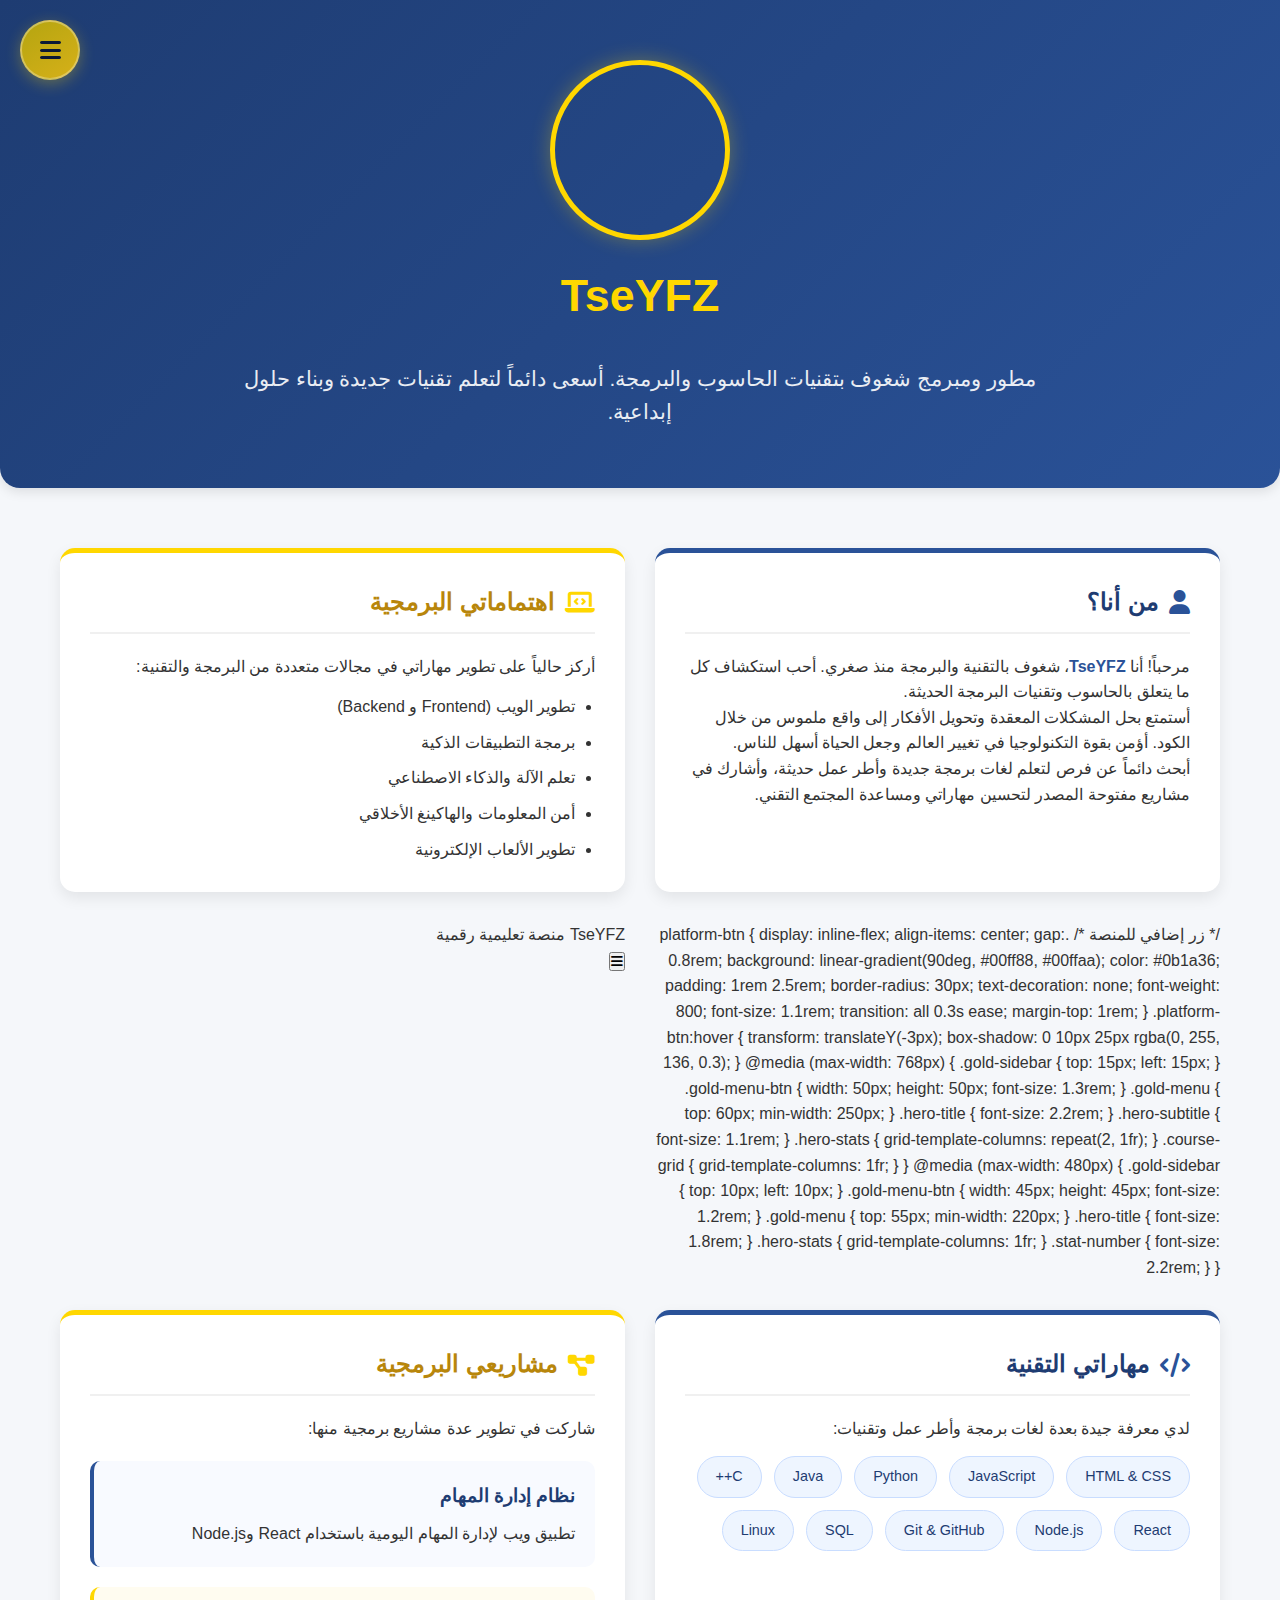
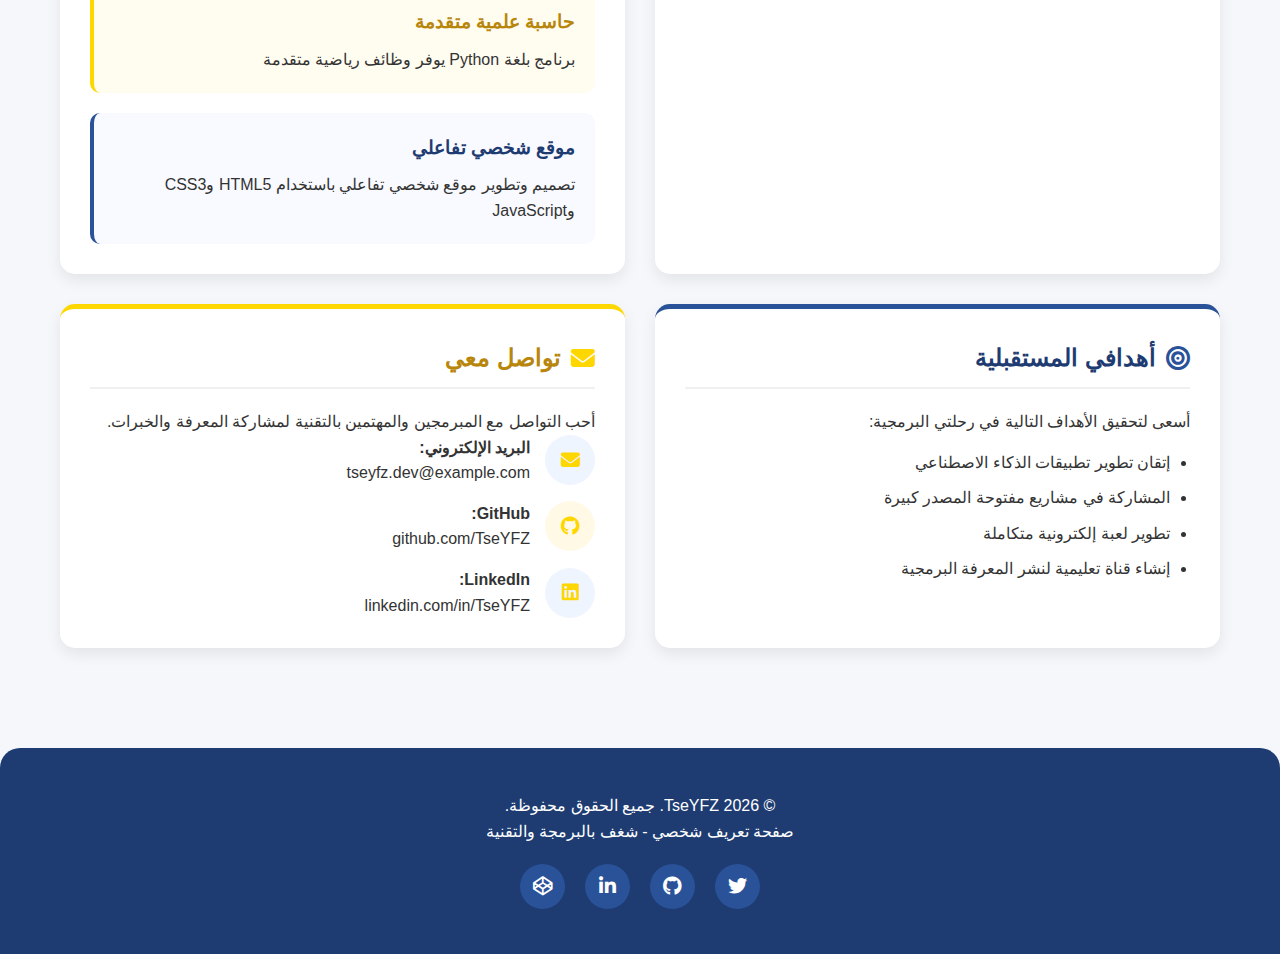
<file: about.html>
<!DOCTYPE html>
<html lang="ar" dir="rtl">
<head>
    <meta charset="UTF-8">
    <meta name="viewport" content="width=device-width, initial-scale=1.0">
    <title>تعريف شخصي - TseYFZ</title>
    <link rel="stylesheet" href="https://cdnjs.cloudflare.com/ajax/libs/font-awesome/6.4.0/css/all.min.css">
    <style>
        
        /* أنماط القائمة الذهبية في أعلى اليسار */
        .gold-sidebar {
            position: fixed;
            top: 20px;
            left: 20px;
            z-index: 1000;
        }
        
        .gold-menu-btn {
            width: 60px;
            height: 60px;
            border-radius: 50%;
            background: linear-gradient(145deg, rgb(181, 165, 16), #d6b019);
            border: 2px solid rgba(255, 255, 255, 0.3);
            color: #0b1a36;
            font-size: 1.5rem;
            cursor: pointer;
            display: flex;
            align-items: center;
            justify-content: center;
            transition: all 0.3s ease;
            box-shadow: 0 4px 15px rgba(255, 215, 0, 0.3);
            position: relative;
        }
        
        .gold-menu-btn:hover {
            transform: scale(1.1) rotate(15deg);
            box-shadow: 0 6px 20px rgba(255, 255, 255, 0.5);
        }
        
        .gold-menu-btn.active {
            transform: rotate(45deg);
            background: linear-gradient(145deg, #0b1a36, #132b54);
            color: rgb(255, 254, 251);
        }
        
        .gold-menu {
            position: absolute;
            top: 70px;
            left: 0;
            background: linear-gradient(135deg, rgba(255, 215, 0, 0.95), rgba(255, 215, 0, 0.85));
            backdrop-filter: blur(10px);
            border-radius: 15px;
            padding: 15px;
            min-width: 280px;
            box-shadow: 0 10px 30px rgba(0, 0, 0, 0.2);
            display: none;
            border: 1px solid rgba(255, 255, 255, 0.2);
        }
        
        .gold-menu.active {
            display: block;
            animation: fadeInDown 0.3s ease;
        }
        
        @keyframes fadeInDown {
            from {
                opacity: 0;
                transform: translateY(-20px);
            }
            to {
                opacity: 1;
                transform: translateY(0);
            }
        }
        
        .gold-menu-header {
            padding: 10px 15px;
            font-weight: bold;
            color: #0b1a36;
            font-size: 1rem;
            border-bottom: 2px solid rgba(11, 26, 54, 0.2);
            margin-bottom: 10px;
            display: flex;
            align-items: center;
            gap: 10px;
        }
        
        .gold-menu-item {
            display: flex;
            align-items: center;
            gap: 12px;
            padding: 12px 15px;
            color: #0b1a36;
            text-decoration: none;
            border-radius: 10px;
            transition: all 0.3s ease;
            margin-bottom: 5px;
            font-weight: 600;
        }
        
        .gold-menu-item:hover {
            background: rgba(255, 255, 255, 0.3);
            transform: translateX(5px);
        }
        
        .gold-menu-item i {
            width: 20px;
            text-align: center;
            color: #0b1a36;
        }
        
        .gold-menu-divider {
            height: 1px;
            background: rgba(11, 26, 54, 0.2);
            margin: 8px 0;
        }
        * {
            margin: 0;
            padding: 0;
            box-sizing: border-box;
            font-family: 'Segoe UI', Tahoma, Geneva, Verdana, sans-serif;
        }
        
        body {
            background-color: #f5f7fa;
            color: #333;
            line-height: 1.6;
        }
        
        .container {
            max-width: 1200px;
            margin: 0 auto;
            padding: 20px;
        }
        
        header {
            background: linear-gradient(135deg, #1e3c72 0%, #2a5298 100%);
            color: white;
            padding: 40px 0;
            text-align: center;
            border-radius: 0 0 20px 20px;
            box-shadow: 0 4px 12px rgba(0, 0, 0, 0.1);
            margin-bottom: 40px;
        }
        
        .header-content {
            display: flex;
            flex-direction: column;
            align-items: center;
            gap: 20px;
        }
        
        .profile-img {
            width: 180px;
            height: 180px;
            border-radius: 50%;
            border: 5px solid #FFD700;
            object-fit: cover;
            box-shadow: 0 0 20px rgba(255, 215, 0, 0.3);
        }
        
        h1 {
            font-size: 2.8rem;
            margin-bottom: 10px;
            color: #FFD700;
        }
        
        .tagline {
            font-size: 1.3rem;
            opacity: 0.9;
            max-width: 800px;
            margin: 0 auto;
        }
        
        .main-content {
            display: grid;
            grid-template-columns: 1fr 1fr;
            gap: 30px;
            margin-bottom: 40px;
        }
        
        .card {
            background-color: white;
            border-radius: 15px;
            padding: 30px;
            box-shadow: 0 6px 15px rgba(0, 0, 0, 0.08);
            transition: transform 0.3s ease;
            border-top: 5px solid #2a5298;
        }
        
        .card:hover {
            transform: translateY(-5px);
        }
        
        .card.yellow-border {
            border-top-color: #FFD700;
        }
        
        .card h2 {
            color: #1e3c72;
            margin-bottom: 20px;
            padding-bottom: 10px;
            border-bottom: 2px solid #f0f0f0;
            display: flex;
            align-items: center;
            gap: 10px;
        }
        
        .card.yellow-border h2 {
            color: #b8860b;
        }
        
        .card i {
            color: #2a5298;
        }
        
        .card.yellow-border i {
            color: #FFD700;
        }
        
        .skills-list {
            display: flex;
            flex-wrap: wrap;
            gap: 12px;
            margin-top: 15px;
        }
        
        .skill {
            background-color: #eef5ff;
            padding: 8px 18px;
            border-radius: 50px;
            font-size: 0.9rem;
            color: #1e3c72;
            border: 1px solid #c9ddff;
        }
        
        .skill.yellow {
            background-color: #fff9e6;
            color: #b8860b;
            border: 1px solid #ffeaa7;
        }
        
        .contact-info {
            display: flex;
            flex-direction: column;
            gap: 15px;
        }
        
        .contact-item {
            display: flex;
            align-items: center;
            gap: 15px;
        }
        
        .contact-icon {
            background-color: #eef5ff;
            width: 50px;
            height: 50px;
            border-radius: 50%;
            display: flex;
            align-items: center;
            justify-content: center;
            color: #2a5298;
            font-size: 1.2rem;
        }
        
        .contact-icon.yellow {
            background-color: #fff9e6;
            color: #b8860b;
        }
        
        .projects {
            display: grid;
            grid-template-columns: repeat(auto-fill, minmax(280px, 1fr));
            gap: 20px;
            margin-top: 20px;
        }
        
        .project {
            background-color: #f8faff;
            border-radius: 10px;
            padding: 20px;
            border-left: 4px solid #2a5298;
        }
        
        .project.yellow {
            background-color: #fffcf0;
            border-left: 4px solid #FFD700;
        }
        
        .project h3 {
            color: #1e3c72;
            margin-bottom: 10px;
        }
        
        .project.yellow h3 {
            color: #b8860b;
        }
        
        footer {
            background-color: #1e3c72;
            color: white;
            text-align: center;
            padding: 25px;
            border-radius: 20px 20px 0 0;
            margin-top: 40px;
        }
        
        .social-links {
            display: flex;
            justify-content: center;
            gap: 20px;
            margin-top: 20px;
        }
        
        .social-icon {
            width: 45px;
            height: 45px;
            border-radius: 50%;
            background-color: #2a5298;
            display: flex;
            align-items: center;
            justify-content: center;
            color: white;
            font-size: 1.2rem;
            transition: all 0.3s ease;
            text-decoration: none;
        }
        
        .social-icon:hover {
            background-color: #FFD700;
            color: #1e3c72;
            transform: scale(1.1);
        }
        
        @media (max-width: 768px) {
            .main-content {
                grid-template-columns: 1fr;
            }
            
            h1 {
                font-size: 2.2rem;
            }
            
            .tagline {
                font-size: 1.1rem;
                padding: 0 15px;
            }
        }
        
        .highlight {
            color: #2a5298;
            font-weight: bold;
        }
        
        .highlight-yellow {
            color: #FFD700;
            font-weight: bold;
        }
    </style>
</head>
<body>
    <header>
        <div class="container">
            <div class="header-content">
                <!-- صورة رمزية بدلاً من صورة حقيقية -->
                <div class="profile-img" style="background-image: url('https://i.postimg.cc/7PXhGVvY/Gemini-Generated-Image-ccqqjyccqqjyccqq-(1).png'); 
            background-size: cover; 
            background-position: center; 
            display: flex; 
            align-items: center; 
            justify-content: center; 
            color: #FFD700; 
            font-size: 3rem;">
    <!-- يمكنك إزالة الأيقونة إذا كانت الصورة واضحة -->
    <!-- <i class="fas fa-user"></i> -->
</div>
                <h1>TseYFZ</h1>
                <p class="tagline">مطور ومبرمج شغوف بتقنيات الحاسوب والبرمجة. أسعى دائماً لتعلم تقنيات جديدة وبناء حلول إبداعية.</p>
            </div>
        </div>
    </header>
    
    <div class="container">
        <div class="main-content">
            <!-- قسم التعريف الشخصي -->
            <div class="card">
                <h2><i class="fas fa-user"></i> من أنا؟</h2>
                <p>مرحباً! أنا <span class="highlight">TseYFZ</span>، شغوف بالتقنية والبرمجة منذ صغري. أحب استكشاف كل ما يتعلق بالحاسوب وتقنيات البرمجة الحديثة.</p>
                <p>أستمتع بحل المشكلات المعقدة وتحويل الأفكار إلى واقع ملموس من خلال الكود. أؤمن بقوة التكنولوجيا في تغيير العالم وجعل الحياة أسهل للناس.</p>
                <p>أبحث دائماً عن فرص لتعلم لغات برمجة جديدة وأطر عمل حديثة، وأشارك في مشاريع مفتوحة المصدر لتحسين مهاراتي ومساعدة المجتمع التقني.</p>
            </div>
            
            <!-- قسم الاهتمامات والهوايات -->
            <div class="card yellow-border">
                <h2><i class="fas fa-laptop-code"></i> اهتماماتي البرمجية</h2>
                <p>أركز حالياً على تطوير مهاراتي في مجالات متعددة من البرمجة والتقنية:</p>
                <ul style="padding-right: 20px; margin-top: 15px;">
                    <li style="margin-bottom: 10px;">تطوير الويب (Frontend و Backend)</li>
                    <li style="margin-bottom: 10px;">برمجة التطبيقات الذكية</li>
                    <li style="margin-bottom: 10px;">تعلم الآلة والذكاء الاصطناعي</li>
                    <li style="margin-bottom: 10px;">أمن المعلومات والهاكينغ الأخلاقي</li>
                    <li>تطوير الألعاب الإلكترونية</li>
                </ul>
            </div>
          
                    
                  /* زر إضافي للمنصة */
        .platform-btn {
            display: inline-flex;
            align-items: center;
            gap: 0.8rem;
            background: linear-gradient(90deg, #00ff88, #00ffaa);
            color: #0b1a36;
            padding: 1rem 2.5rem;
            border-radius: 30px;
            text-decoration: none;
            font-weight: 800;
            font-size: 1.1rem;
            transition: all 0.3s ease;
            margin-top: 1rem;
        }
        
        .platform-btn:hover {
            transform: translateY(-3px);
            box-shadow: 0 10px 25px rgba(0, 255, 136, 0.3);
        }
        
        @media (max-width: 768px) {
            .gold-sidebar {
                top: 15px;
                left: 15px;
            }
            
            .gold-menu-btn {
                width: 50px;
                height: 50px;
                font-size: 1.3rem;
            }
            
            .gold-menu {
                top: 60px;
                min-width: 250px;
            }
            
            .hero-title {
                font-size: 2.2rem;
            }
            
            .hero-subtitle {
                font-size: 1.1rem;
            }
            
            .hero-stats {
                grid-template-columns: repeat(2, 1fr);
            }
            
            .course-grid {
                grid-template-columns: 1fr;
            }
        }
        
        @media (max-width: 480px) {
            .gold-sidebar {
                top: 10px;
                left: 10px;
            }
            
            .gold-menu-btn {
                width: 45px;
                height: 45px;
                font-size: 1.2rem;
            }
            
            .gold-menu {
                top: 55px;
                min-width: 220px;
            }
            
            .hero-title {
                font-size: 1.8rem;
            }
            
            .hero-stats {
                grid-template-columns: 1fr;
            }
            
            .stat-number {
                font-size: 2.2rem;
            }
        }
    </style>
</head>
<body class="home">

    <!-- شريط التنقل -->
    <div class="toolbar" role="region" aria-label="شريط التنقل">
        <div class="toolbar-inner">
            <div class="toolbar-left">
                <div class="brand">
                    <span class="brand-name">TseYFZ</span>
                    <span class="brand-tag">منصة تعليمية رقمية</span>
                </div>
            </div>

            <div class="toolbar-center">
                <nav class="nav-links">
                    
                    <!-- القائمة الذهبية في أعلى اليسار -->
    <div class="gold-sidebar">
        <button class="gold-menu-btn" id="goldMenuBtn">
            <i class="fas fa-bars"></i>
        </button>
        
        <div class="gold-menu" id="goldMenu">
            <div class="gold-menu-header">
                <i class="fas fa-crown"></i> قائمة سريعة
            </div>
            
            <a href="index.html" class="gold-menu-item">
                <i class="fas fa-home"></i>
                الصفحة الرئيسية
            </a>
            
            <a href="about.html" class="gold-menu-item">
                <i class="fas fa-user"></i>
                صفحتي الشخصية
            </a>
            
            <a href="learning.html" class="gold-menu-item">
                <i class="fas fa-graduation-cap"></i>
                تعلم البرمجة
            </a>
            
            <a href="portfolio.html" class="gold-menu-item">
                <i class="fas fa-briefcase"></i>
                أعمالي
            </a>
            
            <div class="gold-menu-divider"></div>
            
            <div class="gold-menu-header">
                <i class="fas fa-book"></i> الدورات التعليمية
            </div>
            
            <a href="#html-course" class="gold-menu-item">
                <i class="fab fa-html5"></i>
                دورة HTML
            </a>
            
            <a href="#css-course" class="gold-menu-item">
                <i class="fab fa-css3-alt"></i>
                دورة CSS
            </a>
            
            <a href="#security-courses" class="gold-menu-item">
                <i class="fas fa-shield-alt"></i>
                الأمن السيبراني
            </a>
            
            <div class="gold-menu-divider"></div>
            
            <div class="gold-menu-header">
                <i class="fas fa-external-link-alt"></i> منصات تعلم
            </div>
            
            <a href="https://academy.hsoub.com" target="_blank" class="gold-menu-item">
                <i class="fas fa-graduation-cap"></i>
                أكاديمية حسوب
            </a>
            
            <a href="https://www.udacity.com" target="_blank" class="gold-menu-item">
                <i class="fas fa-laptop-code"></i>
                Udacity
            </a>
            
            <a href="https://www.coursera.org" target="_blank" class="gold-menu-item">
                <i class="fas fa-university"></i>
                Coursera
            </a>
      
   
                </nav>
            </div>

            <div class="toolbar-right">
                <div class="hdr-menu">
                    <button class="hdr-menu__btn" aria-haspopup="true" aria-expanded="false" title="القائمة">
                        <i class="fas fa-bars"></i>
                    </button>
                    
                    <ul class="hdr-menu__list" hidden>
                        <li><a href="index.html" class="hdr-menu__link active"><i class="fas fa-home"></i> الرئيسية</a></li>
                        <li><a href="about.html" class="hdr-menu__link"><i class="fas fa-user"></i> عني</a></li>
                        <li><a href="portfolio.html" class="hdr-menu__link"><i class="fas fa-briefcase"></i> أعمالي</a></li>
                        <li><a href="learning.html" class="hdr-menu__link"><i class="fas fa-graduation-cap"></i> تعلم البرمجة</a></li>
                        <li class="hdr-section">— الدورات —</li>
                        <li><a href="#html-course" class="hdr-menu__link"><i class="fab fa-html5"></i> دورة HTML</a></li>
                        <li><a href="#css-course" class="hdr-menu__link"><i class="fab fa-css3-alt"></i> دورة CSS</a></li>
                        <li><a href="#security-courses" class="hdr-menu__link"><i class="fas fa-shield-alt"></i> الأمن السيبراني</a></li>
                        <li class="hdr-section">— تواصل —</li>
                        <li><a href="#contact" class="hdr-menu__link"><i class="fas fa-envelope"></i> اتصل بي</a></li>
                    </ul>
                </div>
            </div>
        </div>
    </div>



            <!-- قسم المهارات التقنية -->
            <div class="card">
                <h2><i class="fas fa-code"></i> مهاراتي التقنية</h2>
                <p>لدي معرفة جيدة بعدة لغات برمجة وأطر عمل وتقنيات:</p>
                <div class="skills-list">
                    <div class="skill">HTML & CSS</div>
                    <div class="skill">JavaScript</div>
                    <div class="skill">Python</div>
                    <div class="skill">Java</div>
                    <div class="skill">C++</div>
                    <div class="skill">React</div>
                    <div class="skill">Node.js</div>
                    <div class="skill">Git & GitHub</div>
                    <div class="skill">SQL</div>
                    <div class="skill">Linux</div>
                </div>
            </div>
            
            <!-- قسم المشاريع -->
            <div class="card yellow-border">
                <h2><i class="fas fa-project-diagram"></i> مشاريعي البرمجية</h2>
                <p>شاركت في تطوير عدة مشاريع برمجية منها:</p>
                <div class="projects">
                    <div class="project">
                        <h3>نظام إدارة المهام</h3>
                        <p>تطبيق ويب لإدارة المهام اليومية باستخدام React وNode.js</p>
                    </div>
                    <div class="project yellow">
                        <h3>حاسبة علمية متقدمة</h3>
                        <p>برنامج بلغة Python يوفر وظائف رياضية متقدمة</p>
                    </div>
                    <div class="project">
                        <h3>موقع شخصي تفاعلي</h3>
                        <p>تصميم وتطوير موقع شخصي تفاعلي باستخدام HTML5 وCSS3 وJavaScript</p>
                    </div>
                </div>
            </div>
            
            <!-- قسم أهدافي المستقبلية -->
            <div class="card">
                <h2><i class="fas fa-bullseye"></i> أهدافي المستقبلية</h2>
                <p>أسعى لتحقيق الأهداف التالية في رحلتي البرمجية:</p>
                <ul style="padding-right: 20px; margin-top: 15px;">
                    <li style="margin-bottom: 10px;">إتقان تطوير تطبيقات الذكاء الاصطناعي</li>
                    <li style="margin-bottom: 10px;">المشاركة في مشاريع مفتوحة المصدر كبيرة</li>
                    <li style="margin-bottom: 10px;">تطوير لعبة إلكترونية متكاملة</li>
                    <li>إنشاء قناة تعليمية لنشر المعرفة البرمجية</li>
                </ul>
            </div>
            
            <!-- قسم التواصل -->
            <div class="card yellow-border">
                <h2><i class="fas fa-envelope"></i> تواصل معي</h2>
                <p>أحب التواصل مع المبرمجين والمهتمين بالتقنية لمشاركة المعرفة والخبرات.</p>
                <div class="contact-info">
                    <div class="contact-item">
                        <div class="contact-icon">
                            <i class="fas fa-envelope"></i>
                        </div>
                        <div>
                            <strong>البريد الإلكتروني:</strong><br>
                            tseyfz.dev@example.com
                        </div>
                    </div>
                    <div class="contact-item">
                        <div class="contact-icon yellow">
                            <i class="fab fa-github"></i>
                        </div>
                        <div>
                            <strong>GitHub:</strong><br>
                            github.com/TseYFZ
                        </div>
                    </div>
                    <div class="contact-item">
                        <div class="contact-icon">
                            <i class="fab fa-linkedin"></i>
                        </div>
                        <div>
                            <strong>LinkedIn:</strong><br>
                            linkedin.com/in/TseYFZ
                        </div>
                    </div>
                </div>
            </div>
        </div>
    </div>
    
    <footer>
        <div class="container">
            <p>© 2026 TseYFZ. جميع الحقوق محفوظة.</p>
            <p>صفحة تعريف شخصي - شغف بالبرمجة والتقنية</p>
            <div class="social-links">
                <a href="#" class="social-icon">
                    <i class="fab fa-twitter"></i>
                </a>
                <a href="#" class="social-icon">
                    <i class="fab fa-github"></i>
                </a>
                <a href="#" class="social-icon">
                    <i class="fab fa-linkedin-in"></i>
                </a>
                <a href="#" class="social-icon">
                    <i class="fab fa-codepen"></i>
                </a>
            </div>
        </div>
    </footer>
</body>
</html>
</file>
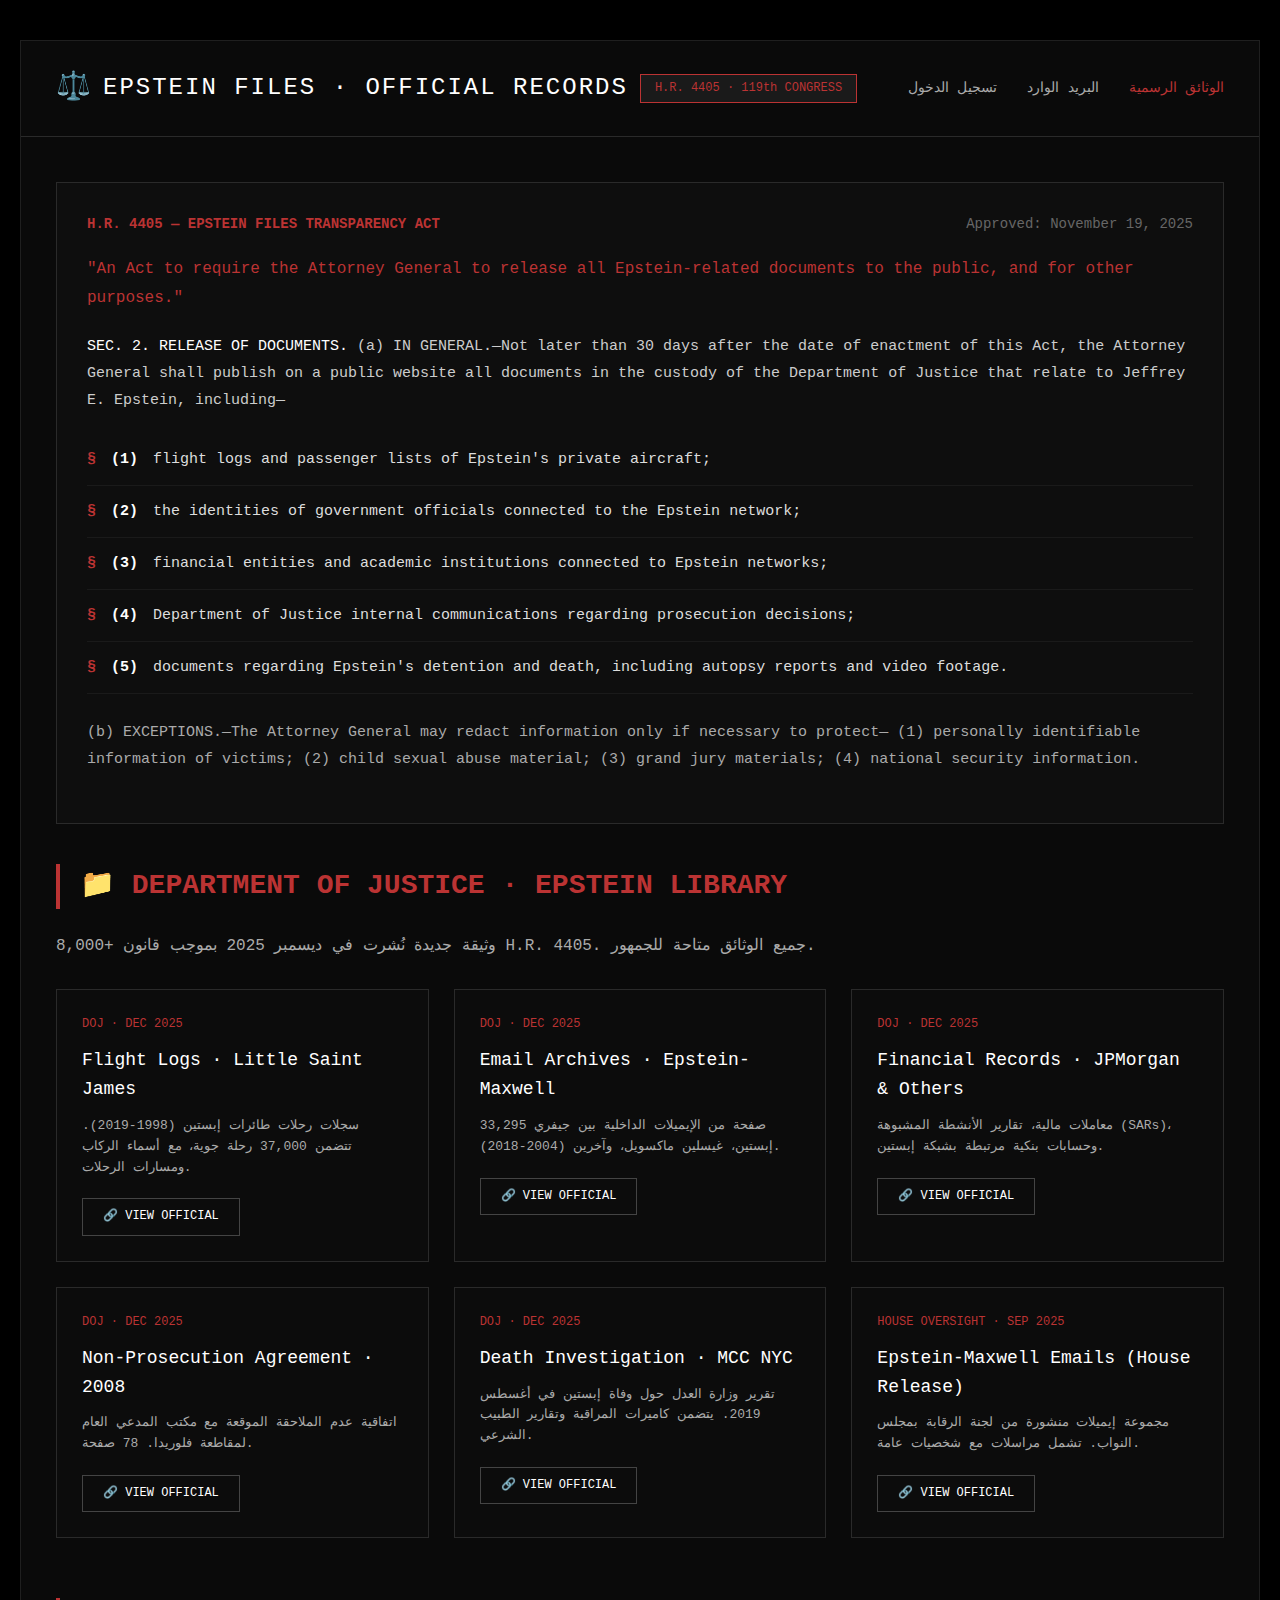
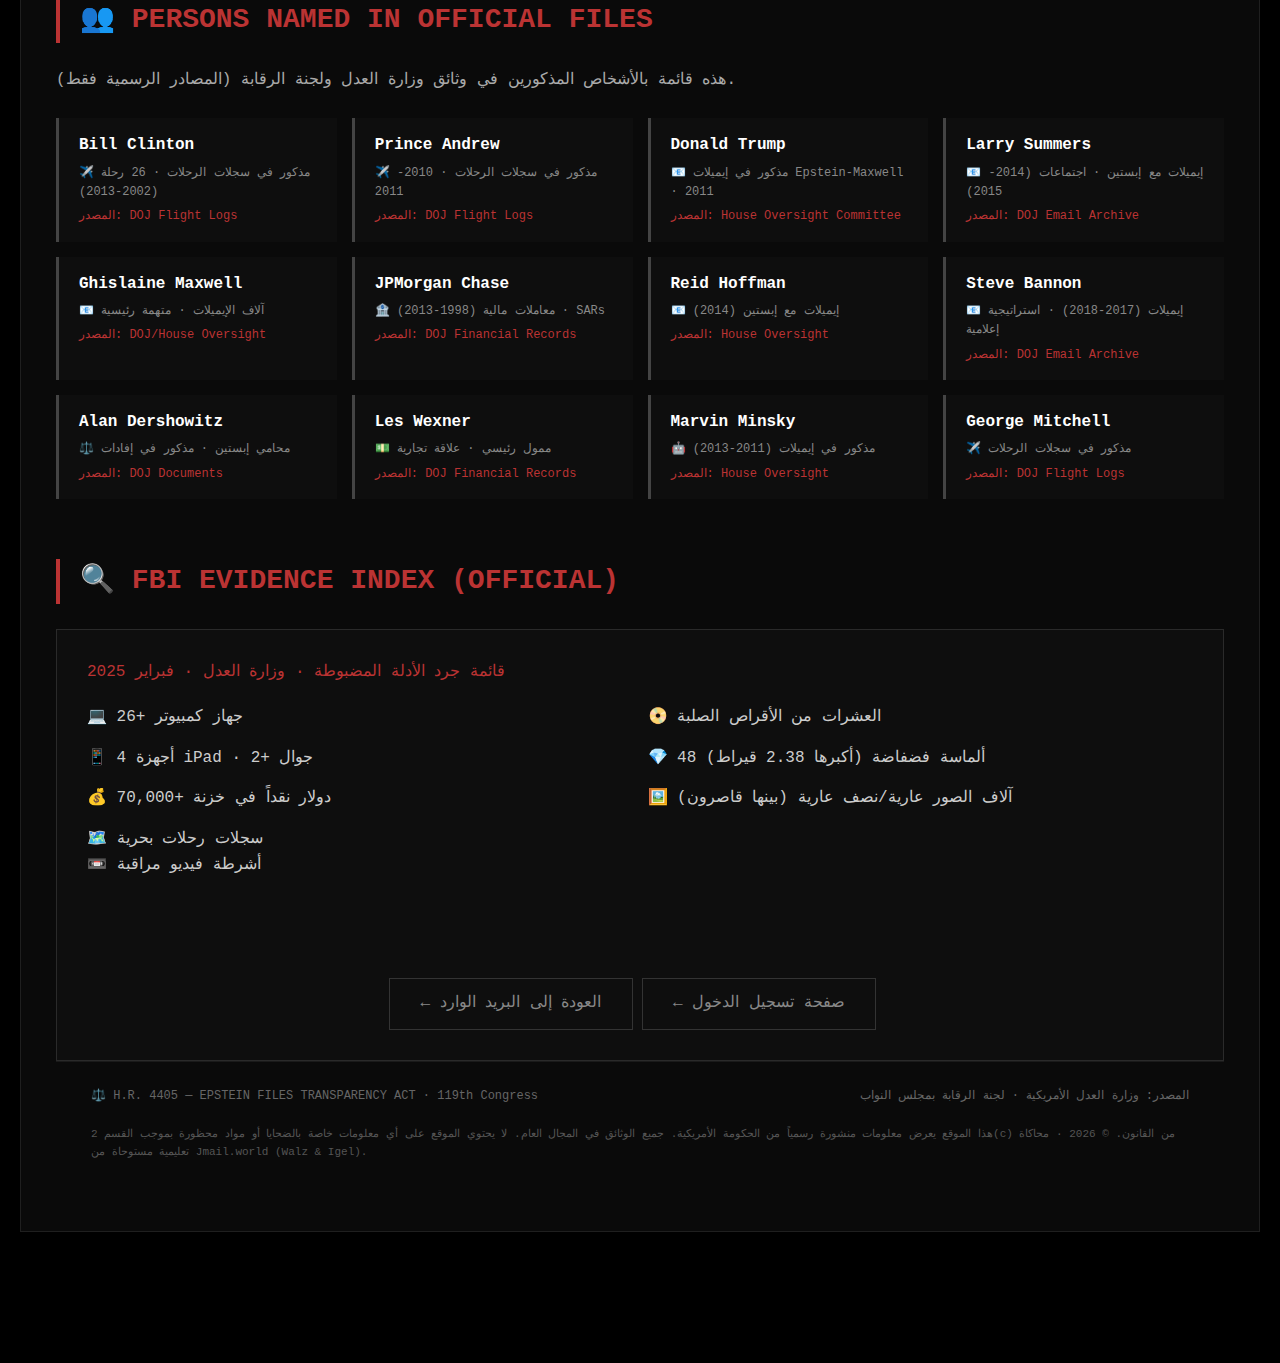
<file: docs.html>
<!DOCTYPE html>
<html lang="ar" dir="ltr">
<head>
    <meta charset="UTF-8">
    <meta name="viewport" content="width=device-width, initial-scale=1.0">
    <title>EPSTEIN · OFFICIAL RECORDS · DOJ</title>
    <style>
        * {
            margin: 0;
            padding: 0;
            box-sizing: border-box;
            font-family: 'Courier New', Courier, monospace;
        }
        body {
            background: #000000;
            color: #e0e0e0;
            line-height: 1.6;
            padding: 40px 20px;
        }
        .container {
            max-width: 1400px;
            margin: 0 auto;
            border: 1px solid #1f1f1f;
            background: #0a0a0a;
        }
        .header {
            border-bottom: 1px solid #2a2a2a;
            padding: 25px 35px;
            display: flex;
            justify-content: space-between;
            align-items: center;
        }
        .logo {
            display: flex;
            align-items: center;
            gap: 12px;
        }
        .logo h1 {
            font-size: 24px;
            font-weight: 300;
            letter-spacing: 2px;
            color: #fff;
        }
        .badge {
            background: #1a1a1a;
            border: 1px solid #b33;
            color: #b33;
            padding: 4px 14px;
            font-size: 12px;
        }
        .nav {
            display: flex;
            gap: 30px;
        }
        .nav a {
            color: #aaa;
            text-decoration: none;
            font-size: 14px;
        }
        .nav a:hover {
            color: #fff;
        }
        .main-content {
            padding: 45px 35px;
        }
        .section-title {
            color: #b33;
            font-size: 28px;
            margin-bottom: 25px;
            border-left: 4px solid #b33;
            padding-left: 20px;
        }
        .legal-box {
            background: #0e0e0e;
            border: 1px solid #2a2a2a;
            padding: 30px;
            margin-bottom: 40px;
        }
        .legal-header {
            display: flex;
            justify-content: space-between;
            margin-bottom: 20px;
            color: #888;
            font-size: 14px;
        }
        .bill-number {
            color: #b33;
            font-weight: 600;
        }
        .legal-text {
            color: #ccc;
            font-size: 15px;
            line-height: 1.8;
        }
        .legal-text p {
            margin-bottom: 20px;
        }
        .section-list {
            list-style: none;
        }
        .section-list li {
            padding: 12px 0;
            border-bottom: 1px solid #1a1a1a;
            display: flex;
            align-items: flex-start;
            gap: 15px;
            color: #ddd;
        }
        .section-list li:before {
            content: "§";
            color: #b33;
            font-weight: 700;
        }
        .doc-grid {
            display: grid;
            grid-template-columns: repeat(auto-fit, minmax(350px, 1fr));
            gap: 25px;
            margin-top: 30px;
        }
        .doc-card {
            background: #0c0c0c;
            border: 1px solid #2a2a2a;
            padding: 25px;
            transition: 0.2s;
        }
        .doc-card:hover {
            border-color: #b33;
        }
        .doc-source {
            color: #b33;
            font-size: 12px;
            text-transform: uppercase;
            margin-bottom: 12px;
        }
        .doc-title {
            color: #fff;
            font-size: 18px;
            margin-bottom: 12px;
        }
        .doc-desc {
            color: #aaa;
            font-size: 13px;
            margin-bottom: 20px;
        }
        .doc-link {
            color: #fff;
            text-decoration: none;
            border: 1px solid #444;
            padding: 8px 20px;
            font-size: 12px;
            display: inline-block;
        }
        .doc-link:hover {
            background: #b33;
            border-color: #b33;
        }
        .people-grid {
            display: grid;
            grid-template-columns: repeat(auto-fill, minmax(250px, 1fr));
            gap: 15px;
            margin-top: 25px;
        }
        .person-item {
            background: #0e0e0e;
            padding: 15px 20px;
            border-left: 3px solid #444;
        }
        .person-name {
            color: #fff;
            font-weight: 600;
        }
        .person-detail {
            color: #888;
            font-size: 12px;
            margin-top: 5px;
        }
        .back-link {
            display: inline-block;
            margin-top: 40px;
            color: #888;
            text-decoration: none;
            border: 1px solid #333;
            padding: 12px 30px;
        }
        .back-link:hover {
            border-color: #b33;
            color: #fff;
        }
        .footer {
            border-top: 1px solid #1a1a1a;
            padding: 25px 35px;
            color: #666;
            font-size: 12px;
        }
    </style>
</head>
<body>
    <div class="container">
        <div class="header">
            <div class="logo">
                <span style="color:#b33; font-size:28px;">⚖️</span>
                <h1>EPSTEIN FILES · OFFICIAL RECORDS</h1>
                <span class="badge">H.R. 4405 · 119th CONGRESS</span>
            </div>
            <div class="nav">
                <a href="index.html">تسجيل الدخول</a>
                <a href="dashboard.html">البريد الوارد</a>
                <a href="#" style="color:#b33;">الوثائق الرسمية</a>
            </div>
        </div>
        
        <div class="main-content">
            <!-- قانون شفافية ملفات إبستين -->
            <div class="legal-box">
                <div class="legal-header">
                    <span class="bill-number">H.R. 4405 — EPSTEIN FILES TRANSPARENCY ACT</span>
                    <span style="color:#666;">Approved: November 19, 2025</span>
                </div>
                <div class="legal-text">
                    <p style="color:#b33; font-size:16px;">"An Act to require the Attorney General to release all Epstein-related documents to the public, and for other purposes."</p>
                    <p><span style="color:#fff;">SEC. 2. RELEASE OF DOCUMENTS.</span> (a) IN GENERAL.—Not later than 30 days after the date of enactment of this Act, the Attorney General shall publish on a public website all documents in the custody of the Department of Justice that relate to Jeffrey E. Epstein, including—</p>
                    <ul class="section-list" style="margin-top:20px;">
                        <li><strong style="color:#fff;">(1)</strong> flight logs and passenger lists of Epstein's private aircraft;</li>
                        <li><strong style="color:#fff;">(2)</strong> the identities of government officials connected to the Epstein network;</li>
                        <li><strong style="color:#fff;">(3)</strong> financial entities and academic institutions connected to Epstein networks;</li>
                        <li><strong style="color:#fff;">(4)</strong> Department of Justice internal communications regarding prosecution decisions;</li>
                        <li><strong style="color:#fff;">(5)</strong> documents regarding Epstein's detention and death, including autopsy reports and video footage.</li>
                    </ul>
                    <p style="margin-top:25px; color:#aaa;">(b) EXCEPTIONS.—The Attorney General may redact information only if necessary to protect— (1) personally identifiable information of victims; (2) child sexual abuse material; (3) grand jury materials; (4) national security information.</p>
                </div>
            </div>
            
            <!-- قسم: وثائق وزارة العدل (المنشورة رسمياً) -->
            <h2 class="section-title">📁 DEPARTMENT OF JUSTICE · EPSTEIN LIBRARY</h2>
            <p style="color:#aaa; margin-bottom:30px;">8,000+ وثيقة جديدة نُشرت في ديسمبر 2025 بموجب قانون H.R. 4405. جميع الوثائق متاحة للجمهور.</p>
            
            <div class="doc-grid">
                <div class="doc-card">
                    <div class="doc-source">DOJ · DEC 2025</div>
                    <div class="doc-title">Flight Logs · Little Saint James</div>
                    <div class="doc-desc">سجلات رحلات طائرات إبستين (1998-2019). تتضمن 37,000 رحلة جوية، مع أسماء الركاب ومسارات الرحلات.</div>
                    <a href="https://www.justice.gov/epstein/flight-logs" target="_blank" class="doc-link">🔗 VIEW OFFICIAL</a>
                </div>
                
                <div class="doc-card">
                    <div class="doc-source">DOJ · DEC 2025</div>
                    <div class="doc-title">Email Archives · Epstein-Maxwell</div>
                    <div class="doc-desc">33,295 صفحة من الإيميلات الداخلية بين جيفري إبستين، غيسلين ماكسويل، وآخرين (2004-2018).</div>
                    <a href="https://www.justice.gov/epstein/emails" target="_blank" class="doc-link">🔗 VIEW OFFICIAL</a>
                </div>
                
                <div class="doc-card">
                    <div class="doc-source">DOJ · DEC 2025</div>
                    <div class="doc-title">Financial Records · JPMorgan & Others</div>
                    <div class="doc-desc">معاملات مالية، تقارير الأنشطة المشبوهة (SARs)، وحسابات بنكية مرتبطة بشبكة إبستين.</div>
                    <a href="https://www.justice.gov/epstein/financial" target="_blank" class="doc-link">🔗 VIEW OFFICIAL</a>
                </div>
                
                <div class="doc-card">
                    <div class="doc-source">DOJ · DEC 2025</div>
                    <div class="doc-title">Non-Prosecution Agreement · 2008</div>
                    <div class="doc-desc">اتفاقية عدم الملاحقة الموقعة مع مكتب المدعي العام لمقاطعة فلوريدا. 78 صفحة.</div>
                    <a href="https://www.justice.gov/epstein/npa" target="_blank" class="doc-link">🔗 VIEW OFFICIAL</a>
                </div>
                
                <div class="doc-card">
                    <div class="doc-source">DOJ · DEC 2025</div>
                    <div class="doc-title">Death Investigation · MCC NYC</div>
                    <div class="doc-desc">تقرير وزارة العدل حول وفاة إبستين في أغسطس 2019. يتضمن كاميرات المراقبة وتقارير الطبيب الشرعي.</div>
                    <a href="https://www.justice.gov/epstein/death-investigation" target="_blank" class="doc-link">🔗 VIEW OFFICIAL</a>
                </div>
                
                <div class="doc-card">
                    <div class="doc-source">HOUSE OVERSIGHT · SEP 2025</div>
                    <div class="doc-title">Epstein-Maxwell Emails (House Release)</div>
                    <div class="doc-desc">مجموعة إيميلات منشورة من لجنة الرقابة بمجلس النواب. تشمل مراسلات مع شخصيات عامة.</div>
                    <a href="https://oversight.house.gov/release/epstein-records" target="_blank" class="doc-link">🔗 VIEW OFFICIAL</a>
                </div>
            </div>
            
            <!-- قسم: الشخصيات المذكورة في الملفات -->
            <h2 class="section-title" style="margin-top:60px;">👥 PERSONS NAMED IN OFFICIAL FILES</h2>
            <p style="color:#aaa; margin-bottom:20px;">هذه قائمة بالأشخاص المذكورين في وثائق وزارة العدل ولجنة الرقابة (المصادر الرسمية فقط).</p>
            
            <div class="people-grid">
                <div class="person-item">
                    <div class="person-name">Bill Clinton</div>
                    <div class="person-detail">✈️ مذكور في سجلات الرحلات · 26 رحلة (2002-2013)</div>
                    <div class="person-detail" style="color:#b33;">المصدر: DOJ Flight Logs</div>
                </div>
                <div class="person-item">
                    <div class="person-name">Prince Andrew</div>
                    <div class="person-detail">✈️ مذكور في سجلات الرحلات · 2010-2011</div>
                    <div class="person-detail" style="color:#b33;">المصدر: DOJ Flight Logs</div>
                </div>
                <div class="person-item">
                    <div class="person-name">Donald Trump</div>
                    <div class="person-detail">📧 مذكور في إيميلات Epstein-Maxwell · 2011</div>
                    <div class="person-detail" style="color:#b33;">المصدر: House Oversight Committee</div>
                </div>
                <div class="person-item">
                    <div class="person-name">Larry Summers</div>
                    <div class="person-detail">📧 إيميلات مع إبستين · اجتماعات (2014-2015)</div>
                    <div class="person-detail" style="color:#b33;">المصدر: DOJ Email Archive</div>
                </div>
                <div class="person-item">
                    <div class="person-name">Ghislaine Maxwell</div>
                    <div class="person-detail">📧 آلاف الإيميلات · متهمة رئيسية</div>
                    <div class="person-detail" style="color:#b33;">المصدر: DOJ/House Oversight</div>
                </div>
                <div class="person-item">
                    <div class="person-name">JPMorgan Chase</div>
                    <div class="person-detail">🏦 معاملات مالية (1998-2013) · SARs</div>
                    <div class="person-detail" style="color:#b33;">المصدر: DOJ Financial Records</div>
                </div>
                <div class="person-item">
                    <div class="person-name">Reid Hoffman</div>
                    <div class="person-detail">📧 إيميلات مع إبستين (2014)</div>
                    <div class="person-detail" style="color:#b33;">المصدر: House Oversight</div>
                </div>
                <div class="person-item">
                    <div class="person-name">Steve Bannon</div>
                    <div class="person-detail">📧 إيميلات (2017-2018) · استراتيجية إعلامية</div>
                    <div class="person-detail" style="color:#b33;">المصدر: DOJ Email Archive</div>
                </div>
                <div class="person-item">
                    <div class="person-name">Alan Dershowitz</div>
                    <div class="person-detail">⚖️ محامي إبستين · مذكور في إفادات</div>
                    <div class="person-detail" style="color:#b33;">المصدر: DOJ Documents</div>
                </div>
                <div class="person-item">
                    <div class="person-name">Les Wexner</div>
                    <div class="person-detail">💵 ممول رئيسي · علاقة تجارية</div>
                    <div class="person-detail" style="color:#b33;">المصدر: DOJ Financial Records</div>
                </div>
                <div class="person-item">
                    <div class="person-name">Marvin Minsky</div>
                    <div class="person-detail">🤖 مذكور في إيميلات (2011-2013)</div>
                    <div class="person-detail" style="color:#b33;">المصدر: House Oversight</div>
                </div>
                <div class="person-item">
                    <div class="person-name">George Mitchell</div>
                    <div class="person-detail">✈️ مذكور في سجلات الرحلات</div>
                    <div class="person-detail" style="color:#b33;">المصدر: DOJ Flight Logs</div>
                </div>
            </div>
            
            <!-- قسم: الأدلة المادية (من DOJ) -->
            <h2 class="section-title" style="margin-top:60px;">🔍 FBI EVIDENCE INDEX (OFFICIAL)</h2>
            <div style="background:#0e0e0e; padding:30px; border:1px solid #2a2a2a;">
                <p style="color:#b33; margin-bottom:20px;">قائمة جرد الأدلة المضبوطة · وزارة العدل · فبراير 2025</p>
                <div style="display:grid; grid-template-columns:repeat(2,1fr); gap:15px; color:#ccc;">
                    <div>💻 26+ جهاز كمبيوتر</div>
                    <div>📀 العشرات من الأقراص الصلبة</div>
                    <div>📱 4 أجهزة iPad · 2+ جوال</div>
                    <div>💎 48 ألماسة فضفاضة (أكبرها 2.38 قيراط)</div>
                    <div>💰 70,000+ دولار نقداً في خزنة</div>
                    <div>🖼️ آلاف الصور عارية/نصف عارية (بينها قاصرون)</div>
                    <div>🗺️ سجلات رحلات بحرية</li>
                    <div>📼 أشرطة فيديو مراقبة</div>
                </div>
            </div>
            
            <!-- رابط العودة للبريد -->
            <div style="text-align:center; margin-top:60px;">
                <a href="dashboard.html" class="back-link">← العودة إلى البريد الوارد</a>
                <a href="index.html" class="back-link" style="margin-right:15px;">← صفحة تسجيل الدخول</a>
            </div>
        </div>
        
        <div class="footer">
            <div style="display:flex; justify-content:space-between;">
                <span>⚖️ H.R. 4405 — EPSTEIN FILES TRANSPARENCY ACT · 119th Congress</span>
                <span>المصدر: وزارة العدل الأمريكية · لجنة الرقابة بمجلس النواب</span>
            </div>
            <div style="margin-top:20px; color:#555; font-size:11px;">
                هذا الموقع يعرض معلومات منشورة رسمياً من الحكومة الأمريكية. جميع الوثائق في المجال العام. 
                لا يحتوي الموقع على أي معلومات خاصة بالضحايا أو مواد محظورة بموجب القسم 2(c) من القانون.
                © 2026 · محاكاة تعليمية مستوحاة من Jmail.world (Walz & Igel).
            </div>
        </div>
    </div>
</body>
</html>
</file>
